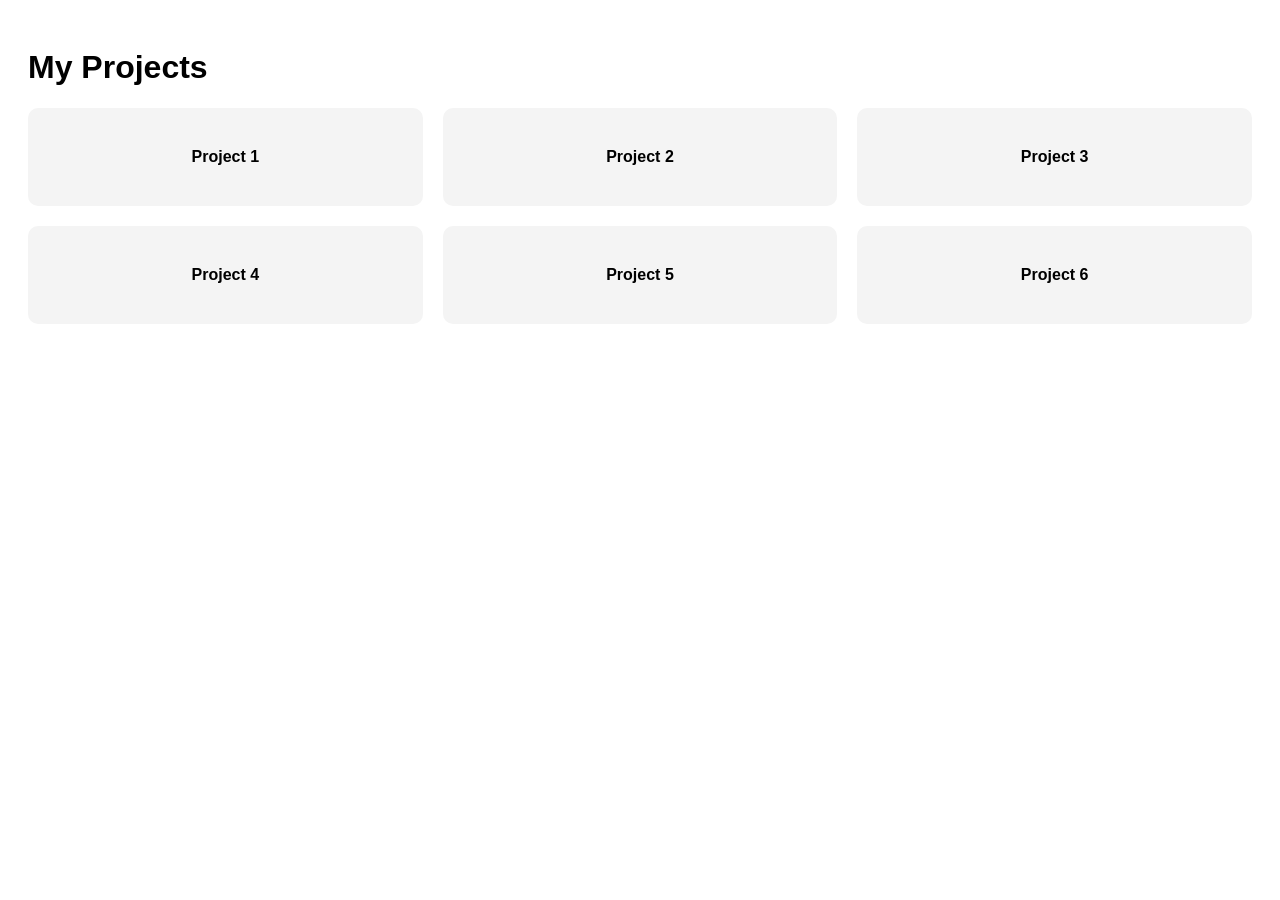
<file: day-04-Grid-Layout/index.html>
<!DOCTYPE html>
<html>
  <head>
    <title>Grid Layout</title>
  <link rel="stylesheet" href="style.css">
</head>
<body>

<div class="page">
  
  <h1>My Projects</h1>

  <div class="grid">
    <div class="card">Project 1</div>
    <div class="card">Project 2</div>
    <div class="card">Project 3</div>
    <div class="card">Project 4</div>
    <div class="card">Project 5</div>
    <div class="card">Project 6</div>
  </div>
</div>
</body>
</html>
</file>
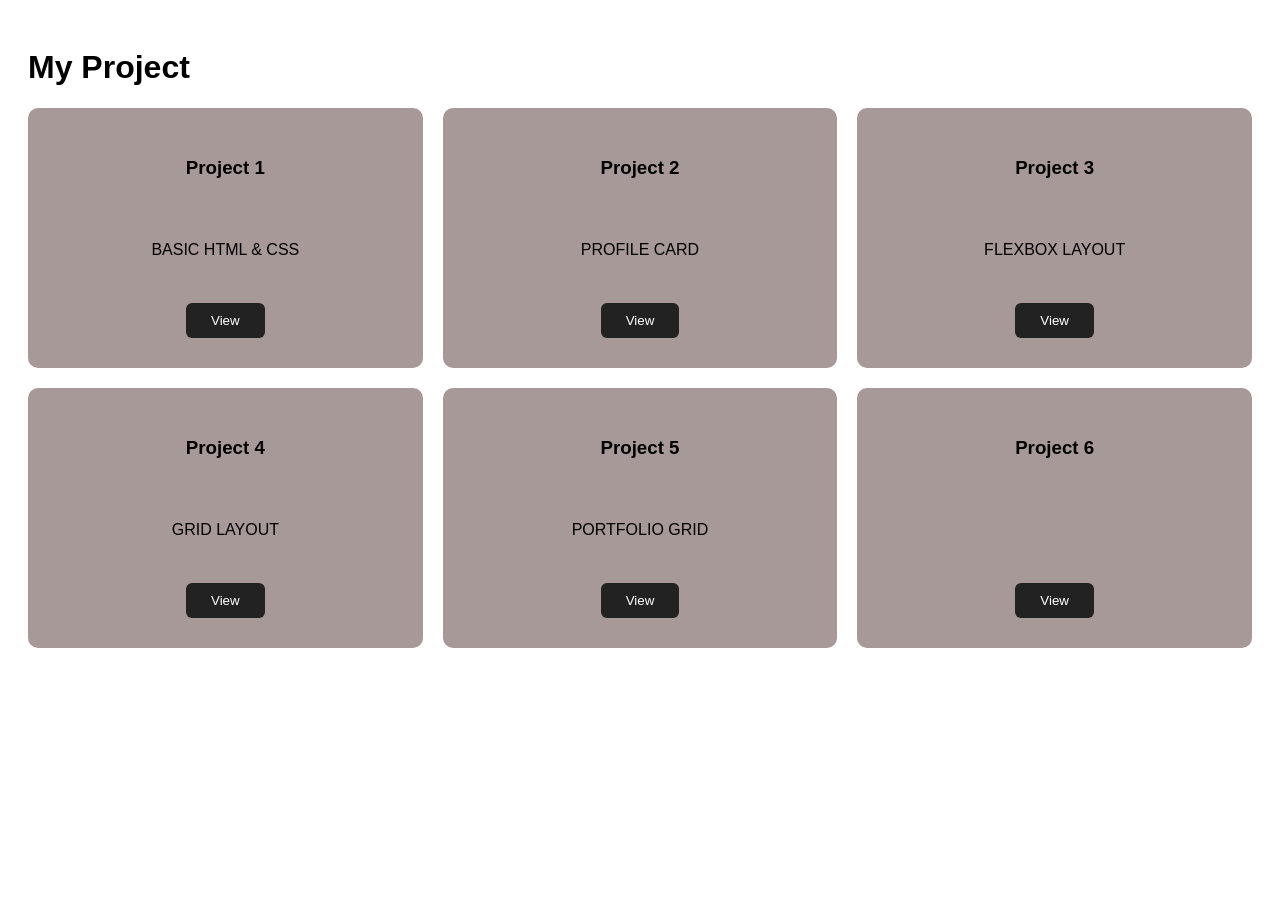
<file: day-05-Portfolio-Grid/index.html>
<!DOCTYPE html>
<html>
    <title>Portfolio-Grid</title>
        <meta name="vewport" content="width=device-width, initial-scale=1.0"> <!-- (WAJIB) Tanpa ini, responsive design media/layar gk mau aktif.-->
    <link rel="stylesheet" href="style.css">
<body>
    <h1>My Project</h1>


<div class="grid">

  <div class="card">
    <h3>Project 1</h3>
<p>BASIC HTML & CSS</p>
    <button>View</button>
  </div>

  <div class="card">
    <h3>Project 2</h3>
<p>PROFILE CARD</p>
    <button>View</button>
  </div>

  <div class="card">
    <h3>Project 3</h3>
<p>FLEXBOX LAYOUT</p>
    <button>View</button>
  </div>

  <div class="card">
    <h3>Project 4</h3>
<p>GRID LAYOUT</p>
    <button>View</button>
  </div>

  <div class="card">
    <h3>Project 5</h3>
<p>PORTFOLIO GRID</p>
    <button>View</button>
  </div>

  <div class="card">
    <h3>Project 6</h3>
    <button>View</button>
  </div>

</div>

</body>
</html>
</file>
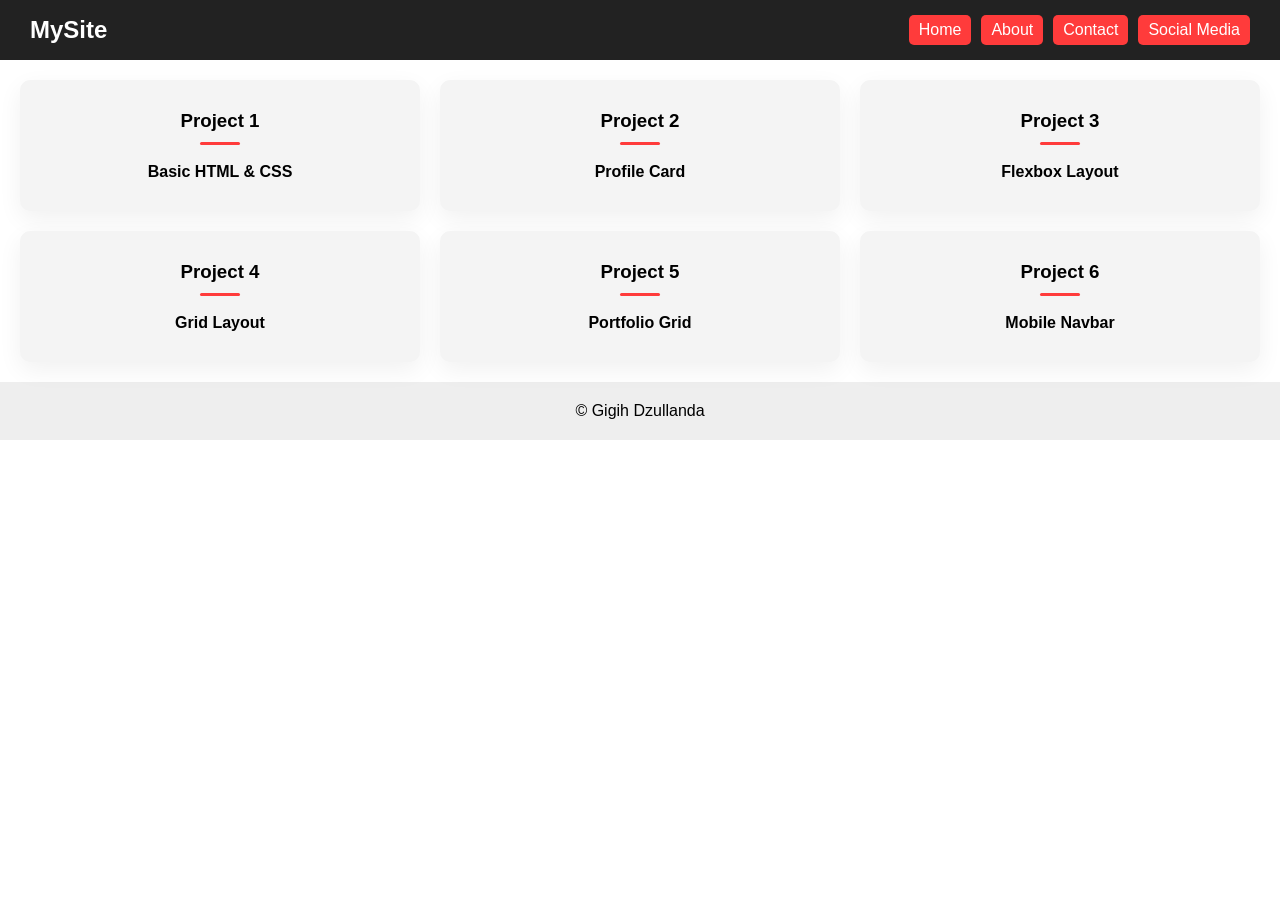
<file: day-06-Mobile-Navbar/index.html>
<!DOCTYPE html>
<html lang="id">
<head>
  <meta charset="UTF-8">
  <meta name="viewport" content="width=device-width, initial-scale=1.0">
  <title>Mobile Navbar</title>
  <link rel="stylesheet" href="style.css">
</head>
<body>

  <div class="navbar">
    <h2>MySite</h2>

    <div class="menu" id="menu">
      <a href="#">Home</a>
      <a href="#">About</a>
      <a href="#">Contact</a>
      <a href="#">Social Media</a>
    </div>

    <div class="hamburger" id="hamburger">
      <span></span>
      <span></span>
      <span></span>
    </div>
  </div>

  <div class="container">
    <div class="card">
      <h3>Project 1</h3>
      <br>Basic HTML & CSS</br>
    </div>

    <div class="card">
      <h3>Project 2</h3>
      <br>Profile Card</br>
    </div>

    <div class="card">
      <h3>Project 3</h3>
      <br>Flexbox Layout</br>
    </div>

    <div class="card">
      <h3>Project 4</h3>
      <br>Grid Layout</br>
    </div>

    <div class="card">
      <h3>Project 5</h3>
      <br>Portfolio Grid</br>
    </div>

    <div class="card">
      <h3>Project 6</h3>
      <br>Mobile Navbar</br>
    </div>
  </div>

  <footer>
    © Gigih Dzullanda
  </footer>

  <script src="script.js"></script>
</body>
</html>
</file>
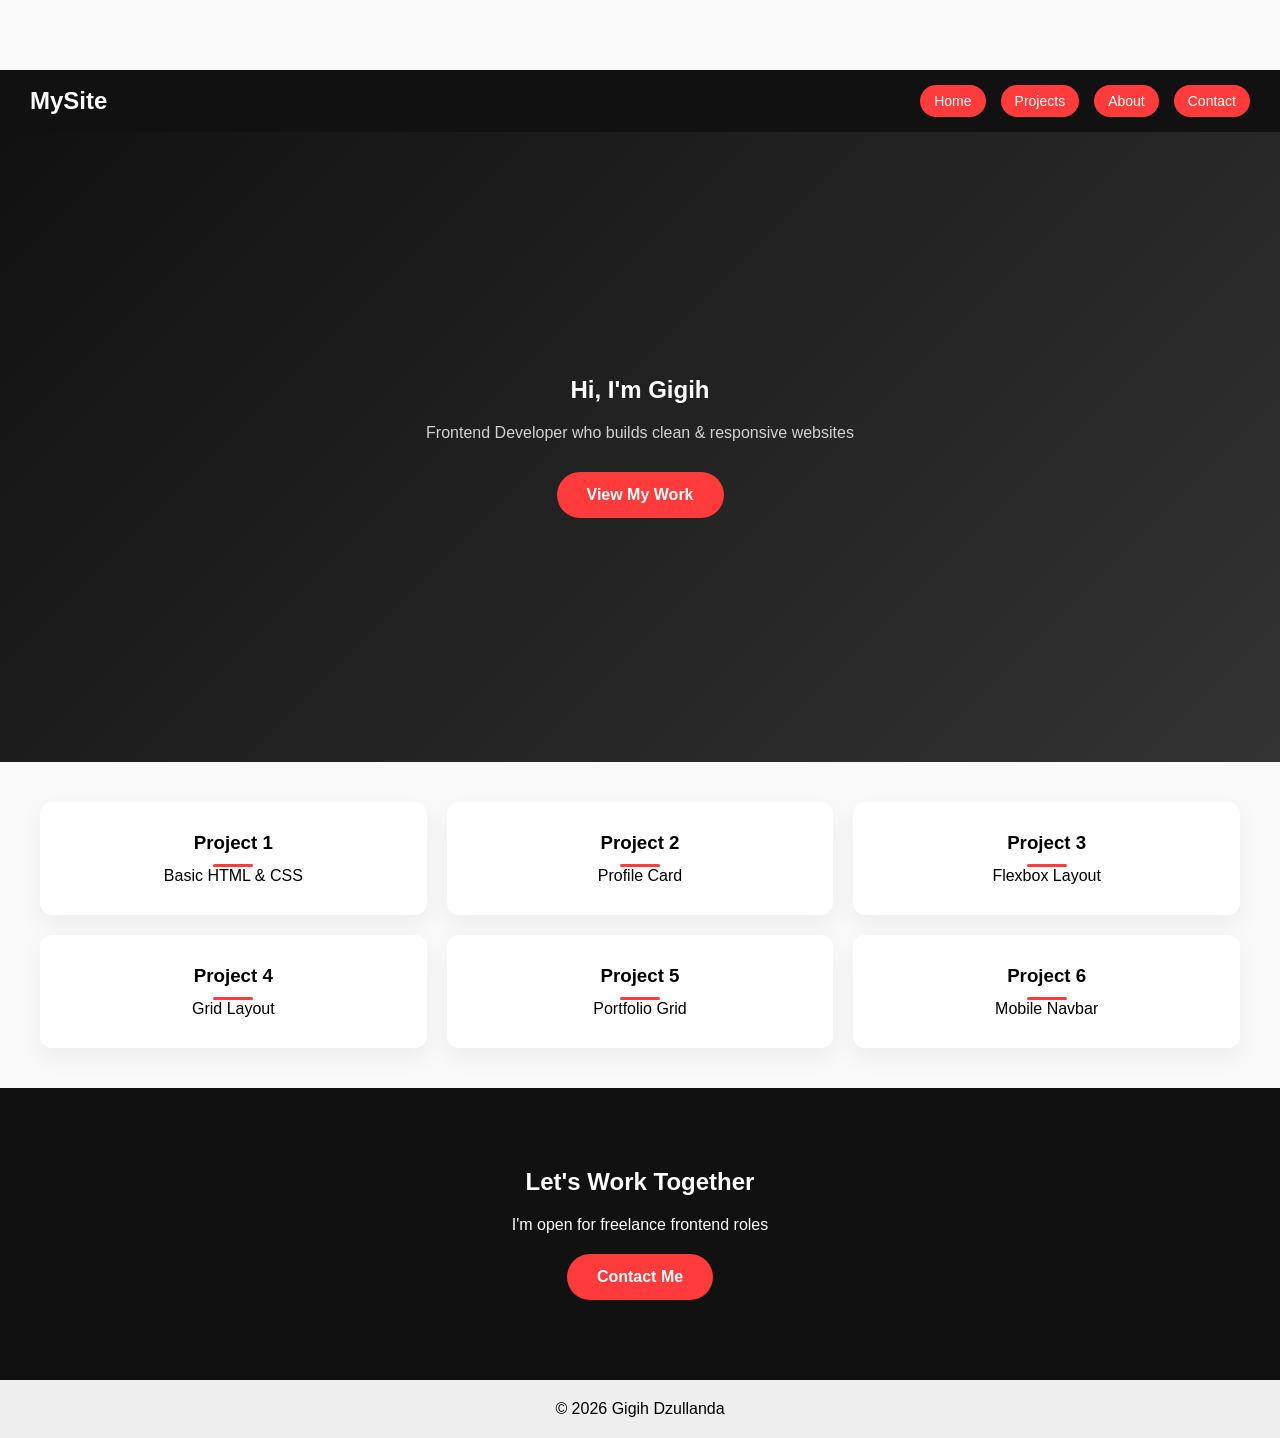
<file: day-07-Real-Portfolio-feel/index.html>
<!DOCTYPE html>
<html lang="id">
<head>
  <meta charset="UTF-8" />
  <meta name="viewport" content="width=device-width, initial-scale=1.0" />
  <title>Real Portfolio</title>
  <link rel="stylesheet" href="style.css" />
</head>
<body>

  <nav class="navbar">
    <h2>MySite</h2>

    <div class="menu" id="menu">
      <a href="#">Home</a>
      <a href="#projects">Projects</a>
      <a href="#">About</a>
      <a href="#">Contact</a>
    </div>

    <div class="hamburger" id="hamburger">
      <span></span>
      <span></span>
      <span></span>
    </div>
  </nav>

  <!-- HERO -->
  <section class="hero">
    <h1>Hi, I'm Gigih</h1>
    <p>Frontend Developer who builds clean & responsive websites</p>
    <a href="#projects" class="btn">View My Work</a>
  </section>

  <!-- PROJECTS -->
  <section class="container" id="projects">
    <div class="card"><h3>Project 1</h3><p>Basic HTML & CSS</p></div>
    <div class="card"><h3>Project 2</h3><p>Profile Card</p></div>
    <div class="card"><h3>Project 3</h3><p>Flexbox Layout</p></div>
    <div class="card"><h3>Project 4</h3><p>Grid Layout</p></div>
    <div class="card"><h3>Project 5</h3><p>Portfolio Grid</p></div>
    <div class="card"><h3>Project 6</h3><p>Mobile Navbar</p></div>
  </section>

  <!-- CTA -->
  <section class="cta">
    <h2>Let's Work Together</h2>
    <p>I'm open for freelance frontend roles</p>
    <a href="#" class="btn">Contact Me</a>
  </section>

  <footer>© 2026 Gigih Dzullanda</footer>

  <script src="script.js"></script>
</body>
</html>
</file>
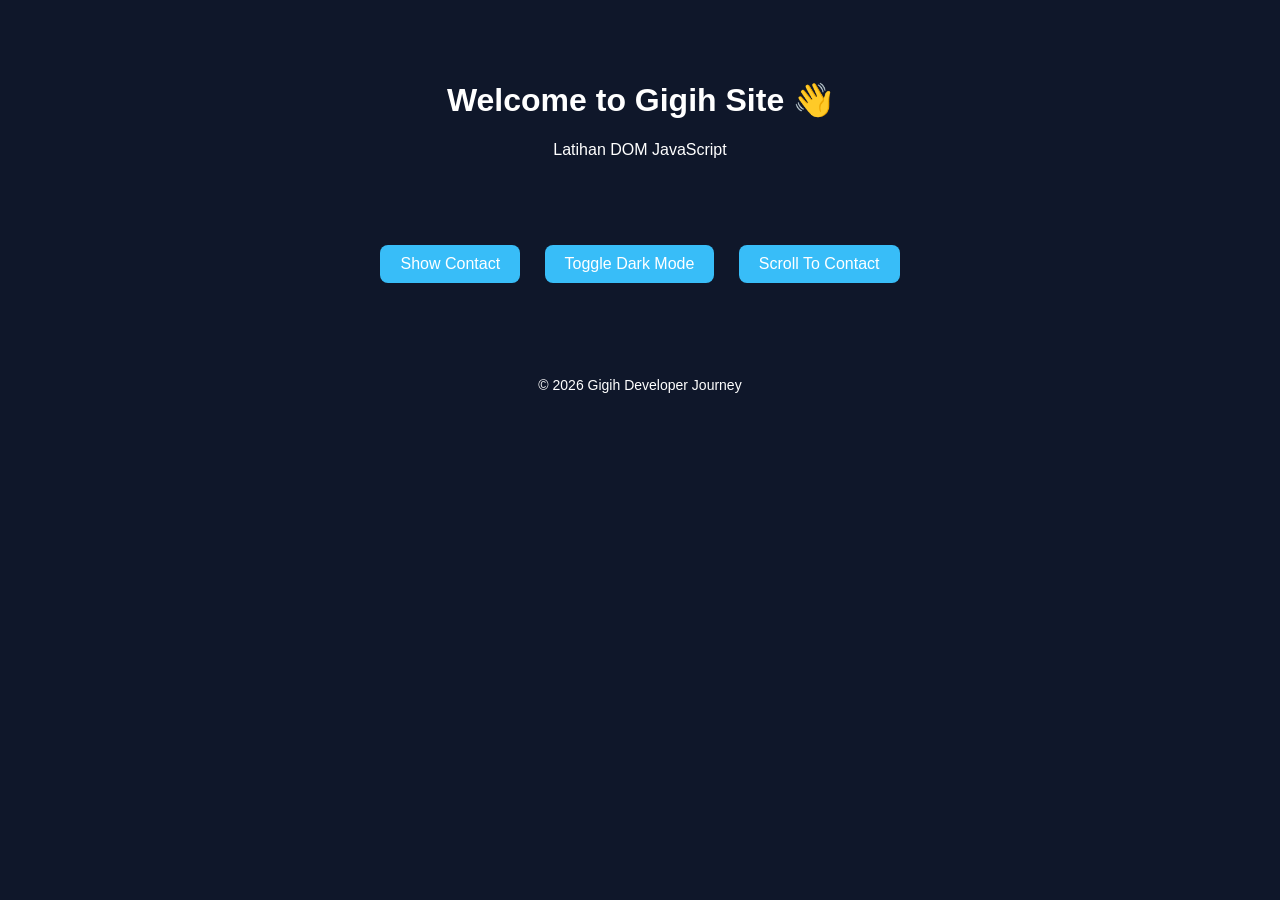
<file: day-08-DOM/index.html>
<!DOCTYPE html>
<html lang="id">

<head>
<meta charset="UTF-8">
<meta name="viewport" content="width=device-width, initial-scale=1.0">

<title>Gigih Frontend Developer Journey</title>

<link rel="stylesheet" href="style.css">
</head>

<body>

<div class="container">

<header>
<h1> Welcome to Gigih Site 👋</h1>
<p>Latihan DOM JavaScript</p>
</header>


<section class="buttons">

<button id="showContact">Show Contact</button>

<button id="darkMode">Toggle Dark Mode</button>

<button id="scrollContact">Scroll To Contact</button>

</section>


<section class="contacts" id="contactSection">

<h2>Contact Me</h2>

<div class="contact-links">
      <a href="https://github.com/gigihdzullanda23snr" target="_blank">GitHub</a>
      <a href="https://www.linkedin.com/in/gigih-dzullanda-54371129b" target="_blank">LinkedIn</a>
      <a href="https://www.instagram.com/g.dzullanda_?igsh=NXljemxqM251ZDds" target="_blank">Instagram</a>
      <a href="https://wa.me/62881037636023" target="_blank">WhatsApp</a>
    </div>
  </section>
</section>


<footer>

<p>© 2026 Gigih Developer Journey</p>

</footer>

</div>

<script src="script.js"></script>

</body>
</html>
</file>
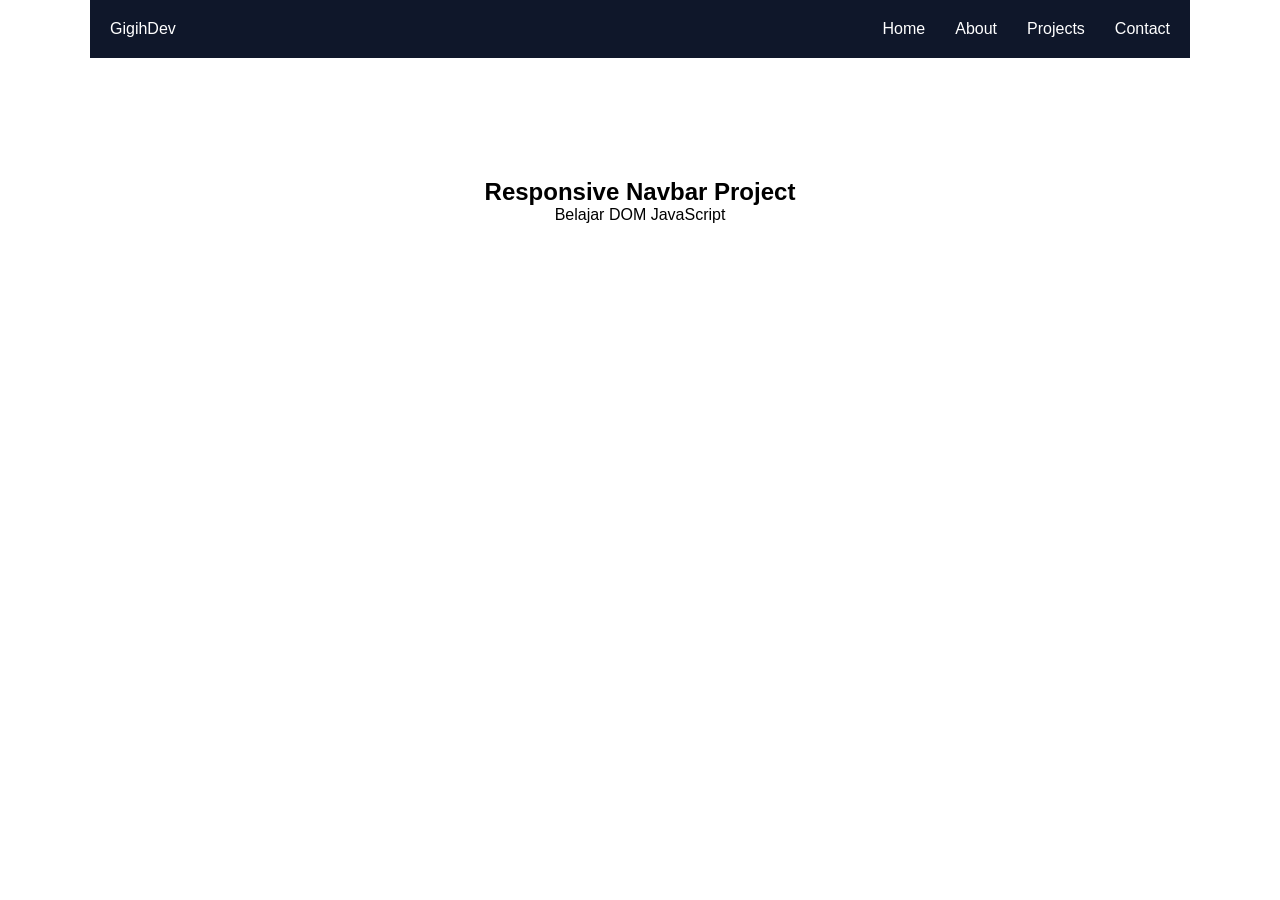
<file: day-09-responsive-navbar/index.html>
<!DOCTYPE html>
<html lang="id">

<head>
<meta charset="UTF-8">
<meta name="viewport" content="width=device-width, initial-scale=1.0">
<title>Responsive Navbar</title>
<link rel="stylesheet" href="style.css">
</head>

<body>

<header>

<nav class="navbar">

<div class="logo">
GigihDev
</div>

<ul class="nav-menu">

<li><a href="#">Home</a></li>
<li><a href="#">About</a></li>
<li><a href="#">Projects</a></li>
<li><a href="#">Contact</a></li>

</ul>

<div class="hamburger">

<span></span>
<span></span>
<span></span>

</div>

</nav>

</header>

<section class="hero">

<h1>Responsive Navbar Project</h1>
<p>Belajar DOM JavaScript</p>

</section>

<script src="script.js"></script>

</body>
</html>
</file>
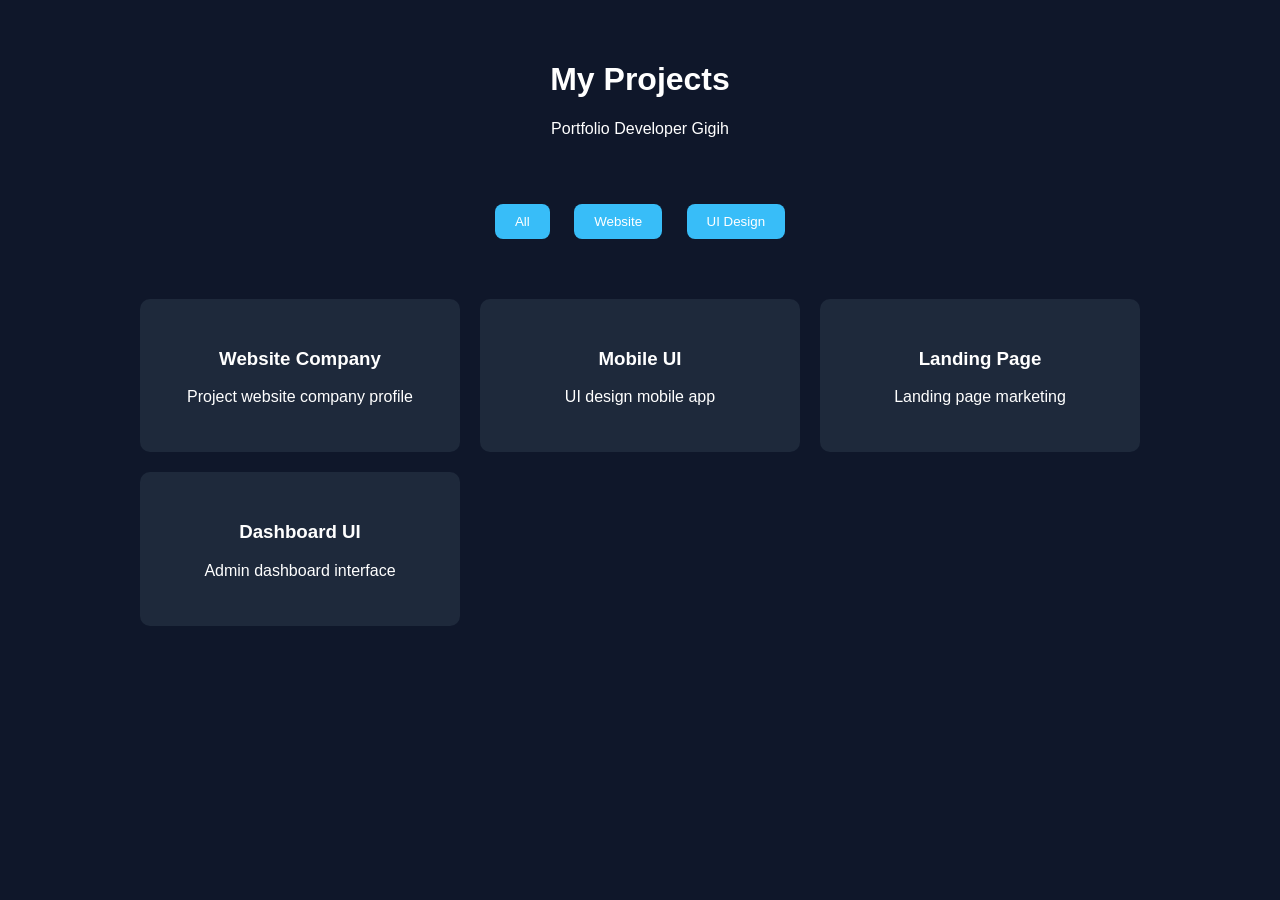
<file: day-10-project-grid/index.html>
<!DOCTYPE html>
<html lang="id">

<head>
<meta charset="UTF-8">
<meta name="viewport" content="width=device-width, initial-scale=1.0">

<title>Project Grid - Gigih</title>

<link rel="stylesheet" href="style.css">
</head>

<body>

<header>
<h1>My Projects</h1>
<p>Portfolio Developer Gigih</p>
</header>

<section class="filter-buttons">

<button data-filter="all">All</button>
<button data-filter="web">Website</button>
<button data-filter="design">UI Design</button>

</section>

<div class="container">
<section class="projects">

<div class="project-card web">
<h3>Website Company</h3>
<p>Project website company profile</p>
</div>

<div class="project-card design">
<h3>Mobile UI</h3>
<p>UI design mobile app</p>
</div>

<div class="project-card web">
<h3>Landing Page</h3>
<p>Landing page marketing</p>
</div>

<div class="project-card design">
<h3>Dashboard UI</h3>
<p>Admin dashboard interface</p>
</div>

</section>

<script src="script.js"></script>

</body>
</html>
</file>
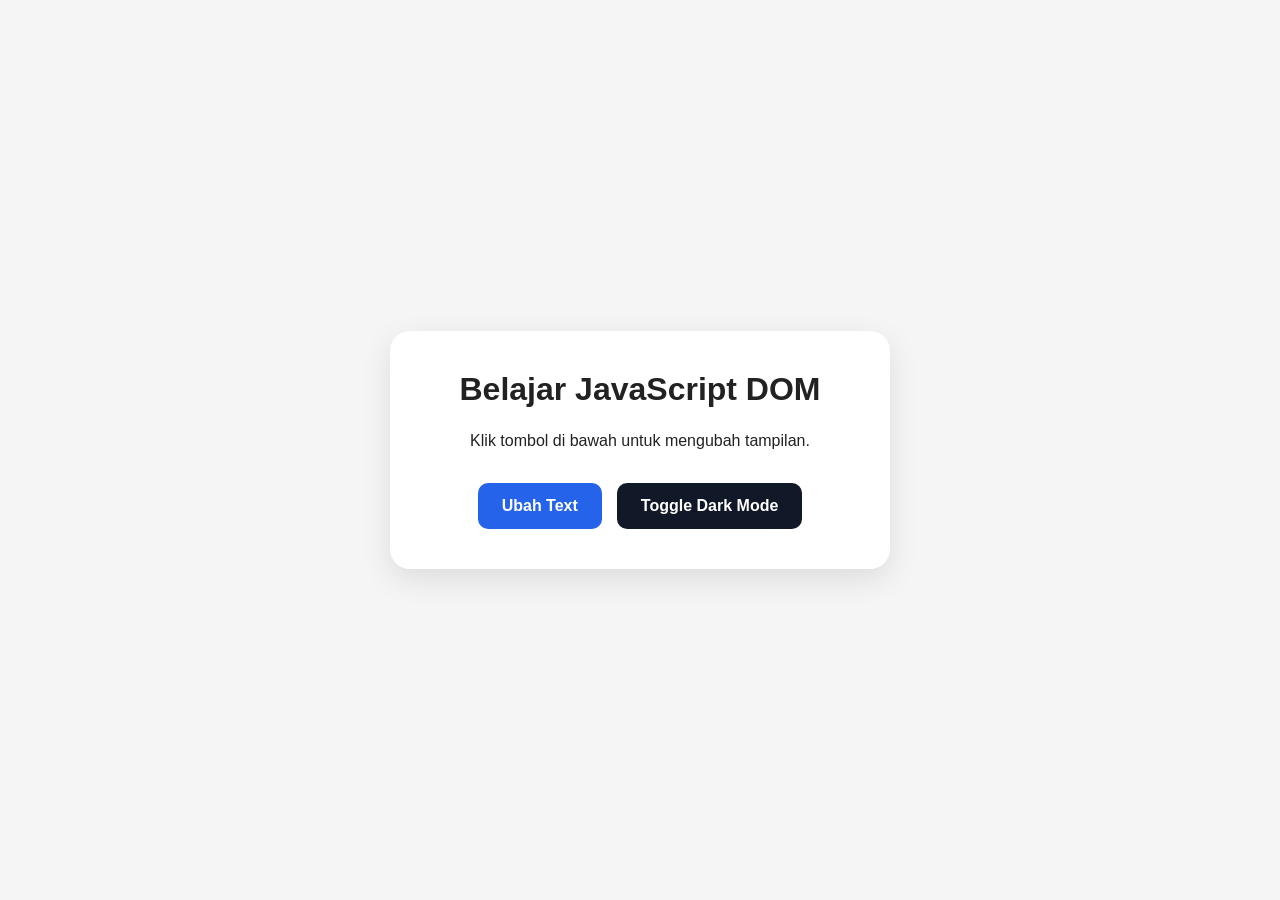
<file: day-11-JavaScript-DOM-Interactive-UI/index.html>
<!DOCTYPE html>
<html lang="id">
<head>
  <meta charset="UTF-8" />
  <meta name="viewport" content="width=device-width, initial-scale=1.0"/>
  <title>Interactive UI</title>

  <link rel="stylesheet" href="style.css">
</head>
<body>

  <div class="container">

    <h1 id="title">Belajar JavaScript DOM</h1>

    <p id="description">
      Klik tombol di bawah untuk mengubah tampilan.
    </p>

    <div class="button-group">
      <button id="changeTextBtn">
        Ubah Text
      </button>

      <button id="darkModeBtn">
        Toggle Dark Mode
      </button>
    
    </div>

  </div>

  <script src="script.js"></script>
</body>
</html>
</file>
<file: day-04-Grid-Layout/style.css>
body
{font-family: arial;padding: 20px;
}

.grid
 {
  display: grid;                  /* aktifkan grid-3kolom-jarak otomatis */ 
  grid-template-columns: 1fr 1fr 1fr;
  gap:20px;
}

.card
{
background: #f4f4f4;
padding: 40px;
text-align: center;
border-radius: 10px;
font-weight: bold;
}
@media(max-width:600px)         /* aktifkan pengatur otomatis ketika layar kecil*/
{
  .grid
  {grid-template-columns: 1fr;}
}
</file>
<file: day-05-Portfolio-Grid/style.css>
body
{font-family: arial;padding: 20px;
}

    .grid
{display: grid;
grid-template-columns: repeat(3,1fr);
gap: 20px;
}

    .card
{background:#a89999;
padding: 30px;
border-radius: 10px;

display: flex;
flex-direction: column;
justify-content: space-between;
align-items: center;
min-height: 200px;
}
    button
{padding: 10px 25px;
border: none;
border-radius: 6px;
background: #222;
color: white;
cursor: pointer;
transition: 0,2s;
}
    button:hover
{background: #444;
}
@media(max-width :900px)                        /* Ukuran Tablet */
{
    .grid
    {grid-template-columns:repeat(2,1fr);}      
    }
@media(max-width:600px)                        /* Ukuran HP */
{
    .grid
    {grid-template-columns: 1fr;}
}
</file>
<file: day-06-Mobile-Navbar/style.css>
* {
  margin:0;
  padding:0;
  box-sizing:border-box;
}

body {
  font-family: Arial;
}

/* NAVBAR */
.navbar {
  display: flex;
  justify-content: space-between;
  align-items: center;
  background: #222;
  color: white;
  padding: 15px 30px;
  position: sticky;
  top:0;
  z-index:10;
}

.navbar.scrolled{
  box-shadow:0 5px 15px rgba(0,0,0,0.4);
}

/* MENU */
.menu {
  display: flex;
  gap: 10px;
}
.menu a:active{
  transform:scale(0.95);
}

.menu a {
  color: white;
  text-decoration: none;
  background: #ff3b3b;
  padding: 6px 10px;
  border-radius:5px;
  transition:0.3s;
}
.menu a:hover{
  background:ff1ff1f
  transform:translateY(-2px);
}

/* HAMBURGER */
.hamburger {
  width: 30px;
  height: 22px;
  display: none;
  flex-direction: column;
  gap:5px;
  cursor: pointer;
}

.hamburger span {
  height: 4px;
  width: 25px;
  background: white;
  border-radius: 3px;
  transition: 0.3s;
}

/* X animation */
.hamburger.active span:nth-child(1) {
  transform: rotate(45deg) translate(5px, 5px);
}
.hamburger.active span:nth-child(2) {
  opacity: 0;
}
.hamburger.active span:nth-child(3) {
  transform: rotate(-45deg) translate(5px, -5px);
}

/* GRID */
.container {
  display: grid;
  grid-template-columns: repeat(3, 1fr);
  gap: 20px;
  padding: 20px;
}

.card {
  background: #f4f4f4;
  border-radius: 10px;
  padding: 30px;
  text-align: center;
  font-weight:bold;
  box-shadow:0 8px 25px rgba(0,0,0,.06);
  transition:
    transform .35s ease,
    box-shadow .35s ease;
  cursor:pointer;
}
.card h3::after{
  content:"";
  width:40px;
  height:3px;
  background:#ff3b3b;
  display:block;
  margin:10px auto 0;
  border-radius:2px;
}

.card:hover{
  transform: translateY(-10px) scale(1.02);
  box-shadow:0 25px 50px rgba(0,0,0,0,.15);
}

.card:active{
  transform:scale(0,97);
}
/* FOOTER */
footer {
  text-align: center;
  padding: 20px;
  background: #eee;
}

/* TABLET */
@media (max-width: 900px) {
  .container {
    grid-template-columns: repeat(2, 1fr);
  }
}

/* MOBILE */
@media (max-width: 600px) {

  .container {
    grid-template-columns: 1fr;
  }

  .menu {
    position: fixed;
    top: 0;
    right: -260px;
    width: 220px;
    height: 100vh;
    background: #111;
    flex-direction: column;
    padding: 100px 25px;
    gap:25px;
    transition: right .4s cubic-bezier (.68,-0.55,.27,1.55);
  }

  .menu.show {
    right: 0;
  }

  .hamburger {
    display: flex;
  }
}
</file>
<file: day-07-Real-Portfolio-feel/style.css>
* {
  margin: 0;
  padding: 0;
  box-sizing: border-box;
}

body {
  font-family: Arial, sans-serif;
  background: #f9f9f9;
  padding-top:70px;
}

/* NAVBAR */
.navbar {
  position: sticky;
  top: 0;
  z-index: 10;
  background: #111;
  color: white;
  padding: 15px 30px;
  display: flex;
  justify-content: space-between;
  align-items: center;
}

.navbar.scrolled {
  box-shadow: 0 5px 15px rgba(0,0,0,0.4);
}

/* MENU */
.menu {
  display: flex;
  gap: 15px;
}

.menu a {
  text-decoration: none;
  color: white;
  background: #ff3b3b;
  padding: 8px 14px;
  border-radius: 20px;
  font-size: 14px;
  transition: 0.3s;
}

.menu a:hover {
  background: #ff1f1f;
  transform: translateY(-2px);
}

/* HAMBURGER */
.hamburger {
  width: 30px;
  height: 22px;
  display: none;
  flex-direction: column;
  justify-content: space-between;
  cursor: pointer;
}

.hamburger span {
  height: 4px;
  width: 100%;
  background: white;
  border-radius: 4px;
  transition: 0.3s;
}

/* Hamburger X */
.hamburger.active span:nth-child(1) {
  transform: rotate(45deg) translate(5px,5px);
}
.hamburger.active span:nth-child(2) {
  opacity: 0;
}
.hamburger.active span:nth-child(3) {
  transform: rotate(-45deg) translate(6px,-6px);
}

/* HERO */
.hero {
  min-height: 70vh;
  background: linear-gradient(135deg,#111,#333);
  color: white;
  display: flex;
  flex-direction: column;
  justify-content: center;
  align-items: center;
  text-align: center;
  padding: 120px;              /* memberi jarak dari navar*/
}

.hero p {
  opacity: 0.8;
  margin: 20px 0 30px;
}

/* BUTTON */
.btn {
  background: #ff3b3b;
  color: white;
  padding: 14px 30px;
  border-radius: 30px;
  text-decoration: none;
  font-weight: bold;
  transition: 0.3s;
}

.btn:hover {
  background: #ff1f1f;
  transform: scale(1.05);
}

/* GRID */
.container {
  display: grid;
  grid-template-columns: repeat(3,1fr);
  gap: 20px;
  padding: 40px;
}

.card {
  background: white;
  padding: 30px;
  border-radius: 12px;
  text-align: center;
  box-shadow: 0 10px 25px rgba(0,0,0,.05);
  transition: 0.35s;
  cursor: pointer;
}

.card h3::after {
  content: "";
  width: 40px;
  height: 3px;
  background: #ff3b3b;
  display: block;
  margin: 10px auto 0;
  border-radius: 2px;
}

.card:hover {
  transform: translateY(-10px) scale(1.02);
  box-shadow: 0 25px 50px rgba(0,0,0,.15);
}

/* CTA */
.cta {
  background: #111;
  color: white;
  text-align: center;
  padding: 80px 20px;

  display: flex;
  flex-direction: column;
  align-items: center;
  gap: 20px;
}

/* FOOTER */
footer {
  background: #eee;
  text-align: center;
  padding: 20px;
}

/* TABLET */
@media (max-width: 900px) {
  .container {
    grid-template-columns: repeat(2,1fr);
  }
}

/* MOBILE */
@media (max-width: 600px) {
  .container {
    grid-template-columns: 1fr;
  }

  .menu {
    position: fixed;
    top: 0;
    right: -260px;
    width: 220px;
    height: 100vh;
    background: #111;
    flex-direction: column;
    padding: 100px 25px;
    gap: 20px;
    transition: right .4s cubic-bezier(.68,-0.55,.27,1.55);
  }

  .menu.show {
    right: 0;
  }

  .hamburger {
    display: flex;
  }
  html{
    scroll-behavior:smooth;
}
</file>
<file: day-08-DOM/style.css>
body{
  font-family: Arial, sans-serif;
  margin:0;
  background:#0f172a;
  color:white;
  text-align:center;
  transition:0.3s;
}

.container{
max-width:900px;
margin:auto;
padding:20px;
}

header{
  padding:40px;
}

.buttons{
  margin:20px;
}

button{
  padding:10px 20px;
  margin:10px;
  border:none;
  border-radius:8px;
  cursor:pointer;
  background:#38bdf8;
  color:white;
  font-size:16px;
}

button:hover{
  background:#0ea5e9;
  transform:scale(1.05);
}

.contacts{
  margin-top:40px;
  display:none;
}

.contact-links{
  display:flex;
  justify-content:center;
  gap:20px;
  margin-top:20px;
}

.contact-links a{
  text-decoration:none;
  color:#38bdf8;
  font-weight:bold;
}

.contact-links a:hover{
color:#0ea5e9;
transform:scale(1.1);
}

.show{
  display:block;
}

footer{
  margin-top:50px;
  padding:20px;
  font-size:14px;
}

/* Dark Mode */

.dark{
  background:white;
  color:black;
}
</file>
<file: day-09-responsive-navbar/style.css>
*{
margin:0;
padding:0;
box-sizing:border-box;
}

body{
font-family:Arial;
}

.navbar{
display:flex;
justify-content:space-between;
align-items:center;
padding:20px;
background:#0f172a;
color:white;
max-width:1100px;
margin:auto;
}
}

.logo{
font-size:20px;
font-weight:bold;
}

.nav-menu{
list-style:none;
display:flex;
gap:30px;
}

.nav-menu a{
text-decoration:none;
color:white;
}

.nav-menu a:hover{
color:#38bdf8;
}

.hamburger{
display:none;
flex-direction:column;
cursor:pointer;
transition:0.3s;
}

.hamburger span{
height:3px;
width:25px;
background:white;
margin:4px 0;
display:block;
}

/* HERO */

.hero{
text-align:center;
padding:120px 20px;
}

/* MOBILE */

@media (max-width:768px){

.nav-menu{
position:absolute;
top:70px;
left:0;
width:100%;
background:#0f172a;
flex-direction:column;
align-items:center;
display:none;
}

.nav-menu.active{
display:flex;
}

.hamburger{
display:flex;
}

}
</file>
<file: day-10-project-grid/style.css>
body{
font-family:Arial;
margin:0;
text-align:center;
background:#0f172a;
color:white;
}

.container{
max-width:1100px;
margin:auto;
}

header{
padding:40px;
}

.filter-buttons{
margin-bottom:30px;
}

button{
padding:10px 20px;
margin:10px;
border:none;
background:#38bdf8;
color:white;
border-radius:8px;
cursor:pointer;
}

button:hover{
background:#0ea5e9;
}

button.active{
background:#0ea5e9;
}

.projects{
display:grid;
grid-template-columns:repeat(auto-fit,minmax(250px,1fr));
gap:20px;
padding:20px;
max-width:1000px;
margin:auto;
}

.project-card{
background:#1e293b;
padding:30px;
border-radius:10px;
transition:0.3s;
}

.project-card:hover{
transform:translateY(-10px);
}
</file>
<file: day-11-JavaScript-DOM-Interactive-UI/style.css>
*{
  margin:0;
  padding:0;
  box-sizing:border-box;
}

body{
  font-family:Arial, Helvetica, sans-serif;
  background:#f5f5f5;
  color:#222;
  min-height:100vh;

  display:flex;
  justify-content:center;
  align-items:center;

  transition:0.3s;
}

.container{
  background:white;
  padding:40px;
  border-radius:20px;
  width:90%;
  max-width:500px;

  text-align:center;

  box-shadow:0 10px 30px rgba(0,0,0,0.1);
}

h1{
  margin-bottom:20px;
}

p{
  margin-bottom:30px;
  line-height:1.6;
}

.button-group{
  display:flex;
  gap:15px;
  justify-content:center;
  flex-wrap:wrap;
}

button{
  border:none;
  padding:14px 24px;
  border-radius:10px;

  cursor:pointer;
  font-size:16px;
  font-weight:bold;

  transition:0.3s;
}

button:hover{
  transform:translateY(-3px);
}

#changeTextBtn{
  background:#2563eb;
  color:white;
}

#darkModeBtn{
  background:#111827;
  color:white;
}

/* DARK MODE */

.dark{
  background:#111827;
  color:white;
}

.dark .container{
  background:#1f2937;
}

.dark #changeTextBtn{
  background:#3b82f6;
}

.dark #darkModeBtn{
  background:#f9fafb;
  color:#111827;
}
</file>
